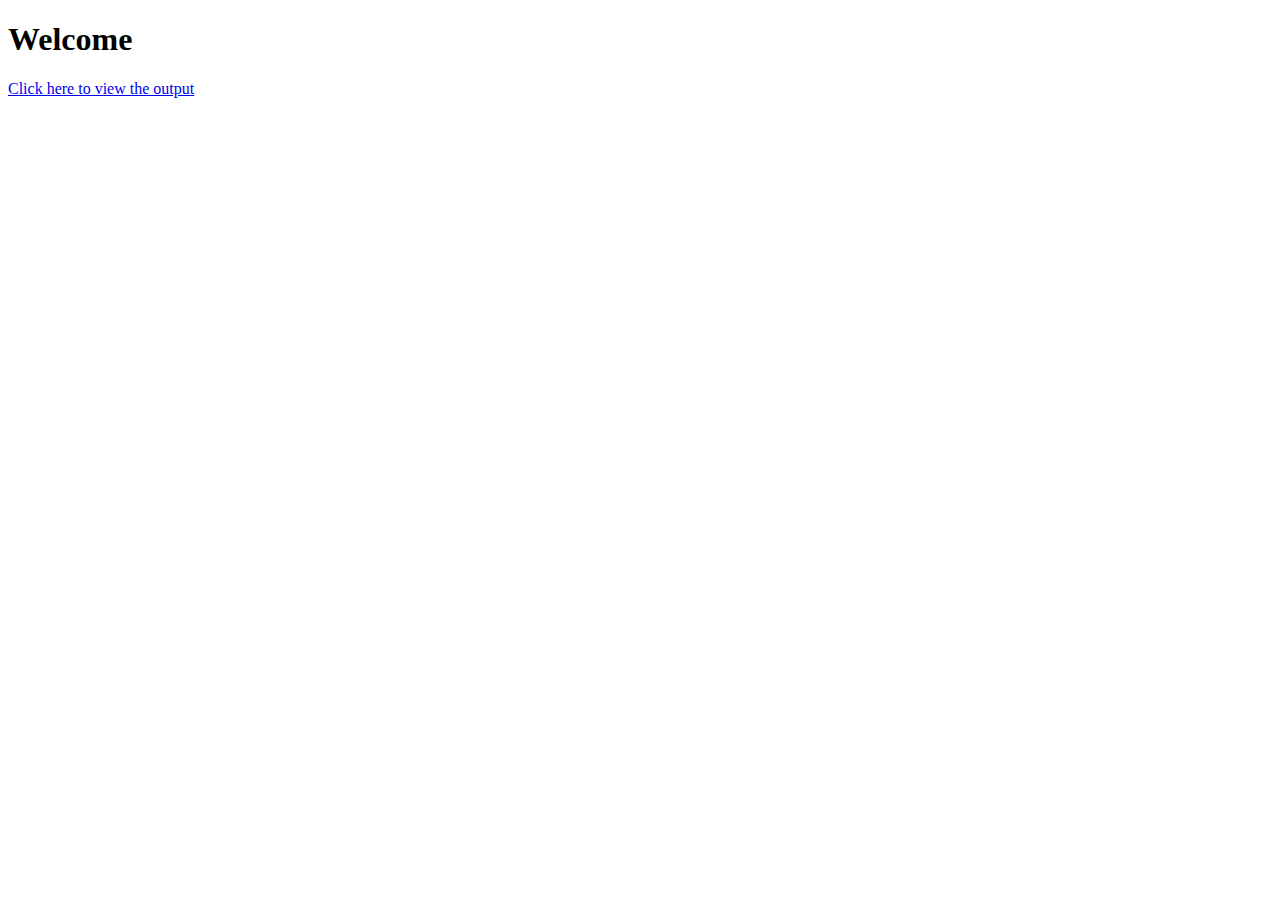
<file: index.html>
<!DOCTYPE html>
<html lang="en">
<head>
    <meta charset="UTF-8">
    <meta name="viewport" content="width=device-width, initial-scale=1.0">
    <title>Document</title>
</head>
<body>
    <h1>Welcome</h1>
    <a href="http://localhost:8080/himani_4038_tomcat/SP"> Click here to view the output</a>
</body>
</html>
</file>
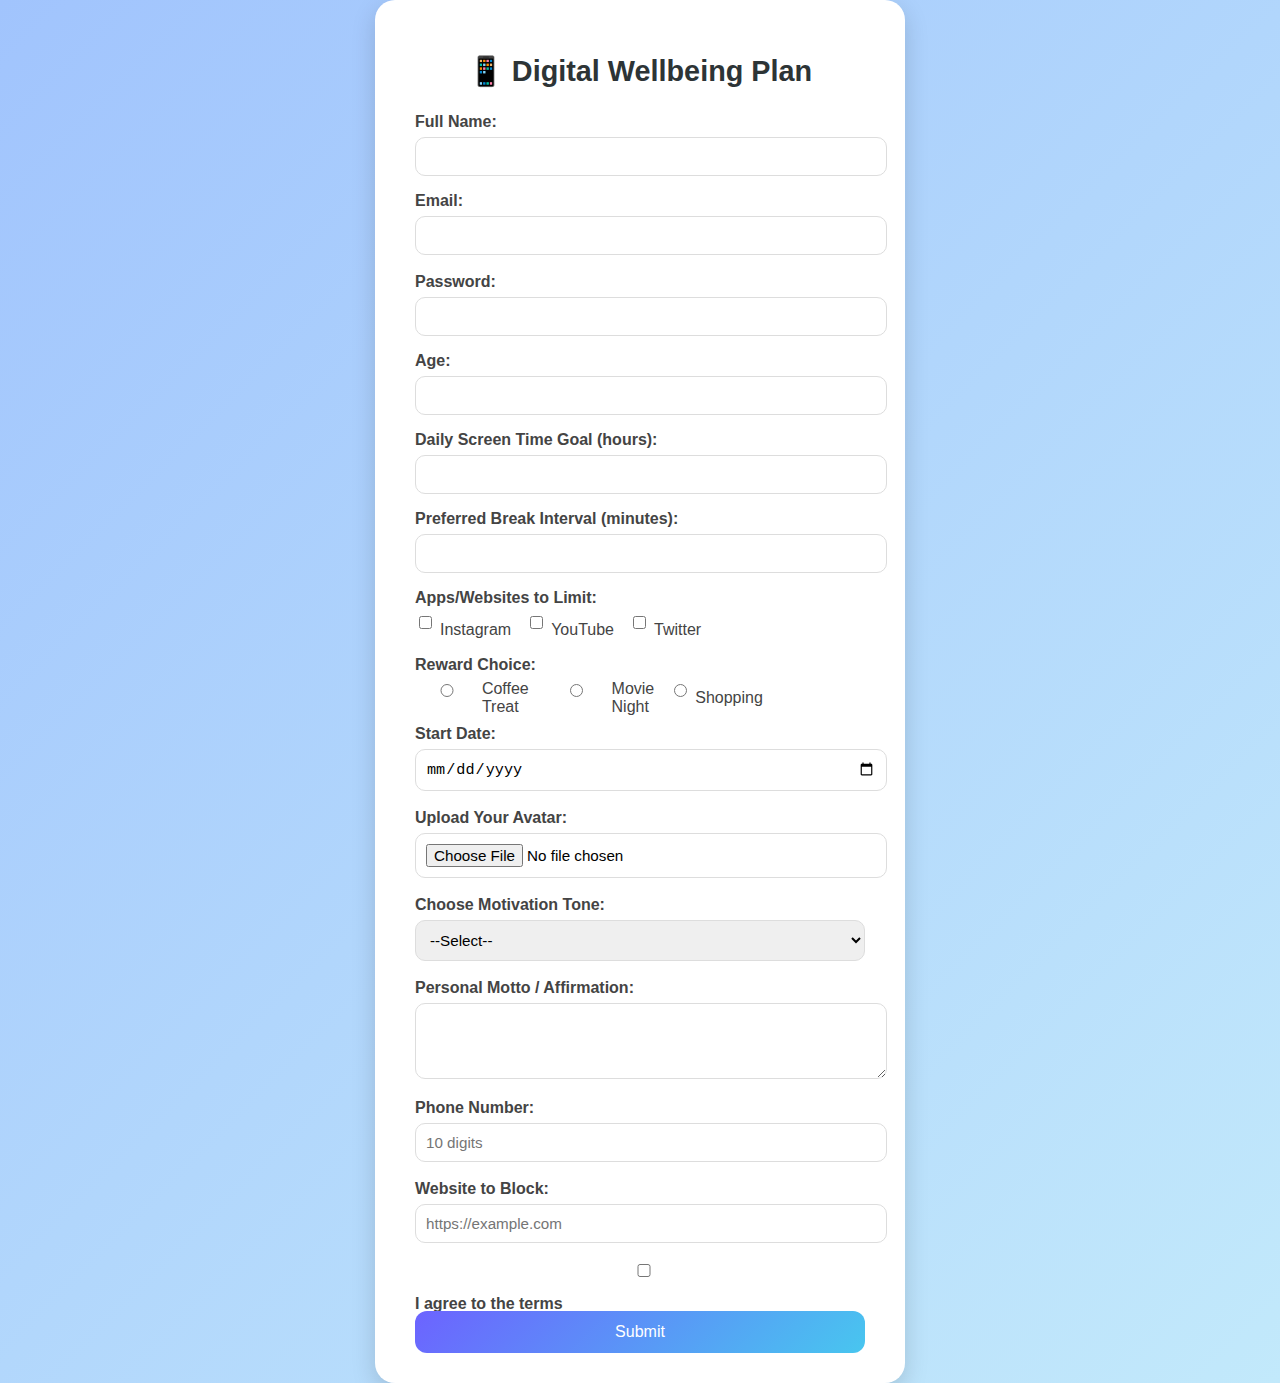
<file: ex4_jsvalidation.html>
<!DOCTYPE html>
<html lang="en">
<head>
  <meta charset="UTF-8">
  <title>Digital Wellbeing Plan</title>
  <style>
    body {
      font-family: 'Segoe UI', sans-serif;
      background: linear-gradient(135deg, #a1c4fd, #c2e9fb);
      display: flex;
      justify-content: center;
      align-items: center;
      min-height: 100vh;
      margin: 0;
    }

    .form-container {
      background: #ffffff;
      padding: 30px 40px;
      border-radius: 20px;
      width: 450px;
      box-shadow: 0px 8px 25px rgba(0, 0, 0, 0.15);
      animation: fadeIn 1s ease-in;
    }

    @keyframes fadeIn {
      from { opacity: 0; transform: translateY(20px); }
      to { opacity: 1; transform: translateY(0); }
    }

    h2 {
      text-align: center;
      color: #2d3436;
      margin-bottom: 25px;
      font-size: 1.8rem;
    }

    label {
      font-weight: 600;
      color: #444;
      display: block;
      margin-bottom: 6px;
    }

    input, select, textarea {
      width: 100%;
      padding: 10px;
      border-radius: 10px;
      border: 1px solid #ddd;
      margin-bottom: 18px;
      font-size: 0.95rem;
      transition: border 0.3s, box-shadow 0.3s;
    }

    input:focus, select:focus, textarea:focus {
      border-color: #6c63ff;
      box-shadow: 0 0 6px rgba(108, 99, 255, 0.5);
      outline: none;
    }

    .inline-options {
      display: flex;
      gap: 15px;
      margin-bottom: 15px;
      flex-wrap: wrap;
    }

    .inline-options label {
      font-weight: 500;
      display: flex;
      align-items: center;
      gap: 5px;
    }

    button {
      background: linear-gradient(135deg, #6c63ff, #48c6ef);
      color: white;
      padding: 12px;
      border: none;
      border-radius: 12px;
      font-size: 1rem;
      cursor: pointer;
      width: 100%;
      transition: background 0.3s;
    }

    button:hover {
      background: linear-gradient(135deg, #48c6ef, #6c63ff);
    }

    .error {
      color: #ff4d6d;
      font-size: 0.85rem;
      margin-top: -12px;
      margin-bottom: 10px;
      display: block;
    }
  </style>
</head>
<body>

<div class="form-container">
  <h2>📱 Digital Wellbeing Plan</h2>
  <form id="wellbeingForm">
    
    <!-- Full Name -->
    <label>Full Name:</label>
    <input type="text" id="name" required>
    <span class="error" id="nameError"></span>

    <!-- Email -->
    <label>Email:</label>
    <input type="email" id="email" required>

    <!-- Password -->
    <label>Password:</label>
    <input type="password" id="password" required>
    <span class="error" id="passwordError"></span>

    <!-- Age -->
    <label>Age:</label>
    <input type="number" id="age" required>
    <span class="error" id="ageError"></span>

    <!-- Screen Time Goal -->
    <label>Daily Screen Time Goal (hours):</label>
    <input type="number" id="screenTime" required>
    <span class="error" id="screenTimeError"></span>

    <!-- Break Interval -->
    <label>Preferred Break Interval (minutes):</label>
    <input type="number" id="breakInterval" required>
    <span class="error" id="breakError"></span>

    <!-- Apps/Websites -->
    <label>Apps/Websites to Limit:</label>
    <div class="inline-options">
      <label><input type="checkbox" name="apps" value="Instagram"> Instagram</label>
      <label><input type="checkbox" name="apps" value="YouTube"> YouTube</label>
      <label><input type="checkbox" name="apps" value="Twitter"> Twitter</label>
    </div>
    <span class="error" id="appsError"></span>

    <!-- Reward Choice -->
    <label>Reward Choice:</label>
    <div class="inline-options">
      <label><input type="radio" name="reward" value="Coffee"> Coffee Treat</label>
      <label><input type="radio" name="reward" value="Movie"> Movie Night</label>
      <label><input type="radio" name="reward" value="Shopping"> Shopping</label>
    </div>
    <span class="error" id="rewardError"></span>

    <!-- Start Date -->
    <label>Start Date:</label>
    <input type="date" required>

    <!-- Avatar -->
    <label>Upload Your Avatar:</label>
    <input type="file" accept="image/*" required>

    <!-- Motivation Tone -->
    <label>Choose Motivation Tone:</label>
    <select required>
      <option value="">--Select--</option>
      <option value="gentle">Gentle</option>
      <option value="funny">Funny</option>
      <option value="strict">Strict</option>
    </select>

    <!-- Motto -->
    <label>Personal Motto / Affirmation:</label>
    <textarea id="motto" rows="3"></textarea>
    <span class="error" id="mottoError"></span>

    <!-- Phone -->
    <label>Phone Number:</label>
    <input type="tel" pattern="[0-9]{10}" placeholder="10 digits" required>

    <!-- Website -->
    <label>Website to Block:</label>
    <input type="url" placeholder="https://example.com" required>

    <!-- Terms -->
    <label><input type="checkbox" id="terms"> I agree to the terms</label>
    <span class="error" id="termsError"></span>

    <button type="submit">Submit</button>
  </form>
</div>

<script>
document.getElementById("wellbeingForm").addEventListener("submit", function(event) {
  let valid = true;

  function showError(id, msg) {
    document.getElementById(id).innerText = msg;
    valid = false;
  }

  // Full Name
  let name = document.getElementById("name").value.trim();
  if (name.length < 3) showError("nameError", "Name must be at least 3 characters");
  else document.getElementById("nameError").innerText = "";

  // Password
  let password = document.getElementById("password").value;
  let passwordPattern = /^(?=.*[0-9])(?=.*[!@#$%^&*]).{8,}$/;
  if (!passwordPattern.test(password)) showError("passwordError", "Password must be 8+ chars with number & special char");
  else document.getElementById("passwordError").innerText = "";

  // Age
  let age = parseInt(document.getElementById("age").value);
  if (isNaN(age) || age < 13) showError("ageError", "Age must be 13 or above");
  else document.getElementById("ageError").innerText = "";

  // Screen Time Goal
  let screenTime = parseInt(document.getElementById("screenTime").value);
  if (screenTime < 1 || screenTime > 12) showError("screenTimeError", "Screen time must be between 1 and 12 hours");
  else document.getElementById("screenTimeError").innerText = "";

  // Break Interval
  let breakInterval = parseInt(document.getElementById("breakInterval").value);
  if (breakInterval < 5 || breakInterval > 120) showError("breakError", "Break interval must be 5–120 minutes");
  else document.getElementById("breakError").innerText = "";

  // Apps/Websites
  let apps = document.querySelectorAll("input[name='apps']:checked");
  if (apps.length < 1) showError("appsError", "Select at least one app");
  else document.getElementById("appsError").innerText = "";

  // Reward
  let reward = document.querySelector("input[name='reward']:checked");
  if (!reward) showError("rewardError", "Select a reward");
  else document.getElementById("rewardError").innerText = "";

  // Motto
  let motto = document.getElementById("motto").value.trim();
  if (motto === "") showError("mottoError", "Please enter your motto");
  else document.getElementById("mottoError").innerText = "";

  // Terms
  let terms = document.getElementById("terms").checked;
  if (!terms) showError("termsError", "You must agree to continue");
  else document.getElementById("termsError").innerText = "";

  if (!valid) event.preventDefault();
});
</script>

</body>
</html>
</file>
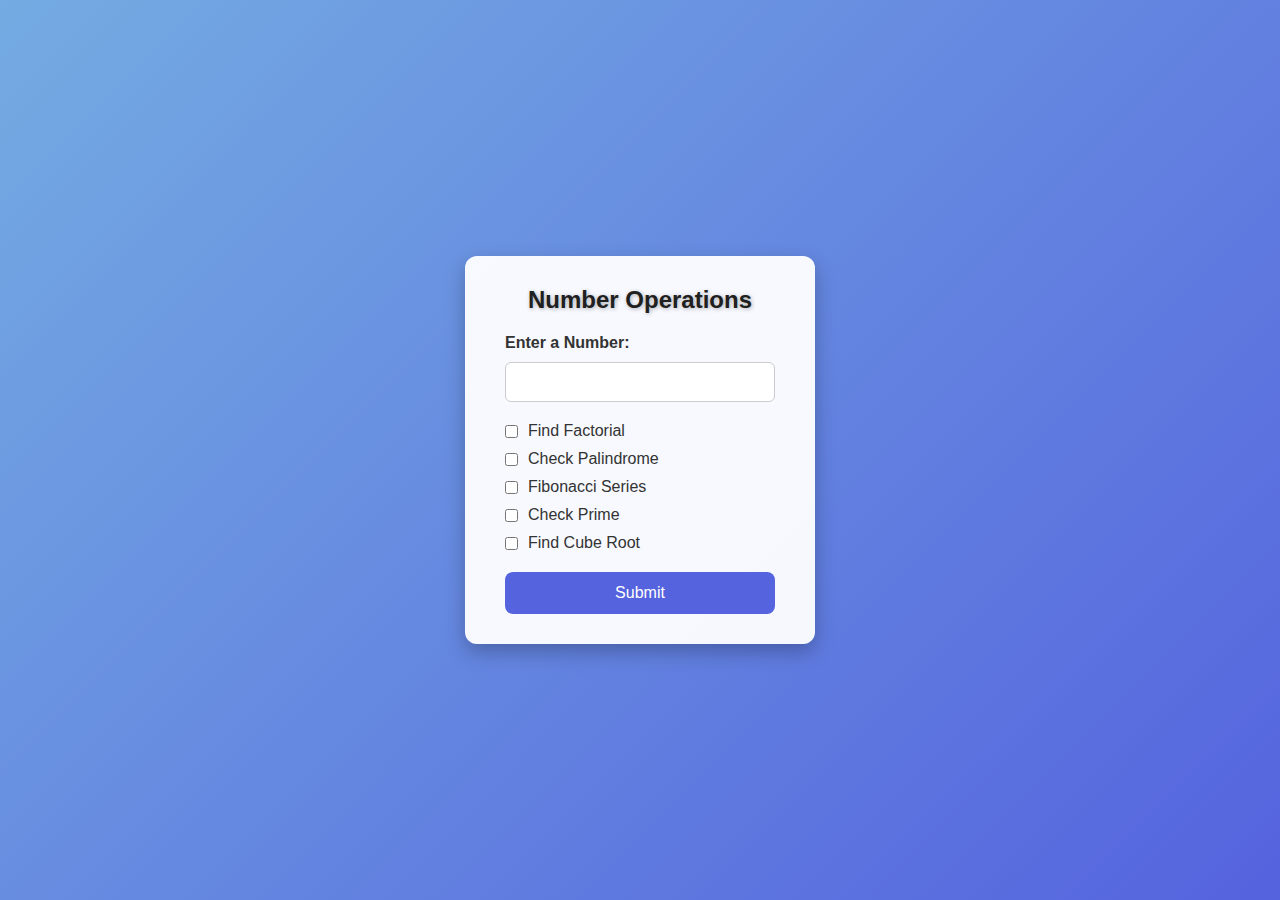
<file: numberForm.html>
<!DOCTYPE html>
<html>
<head>
    <meta charset="UTF-8">
    <title>Number Operations</title>
    <style>
        /* Reset default margins and padding */
        * {
            margin: 0;
            padding: 0;
            box-sizing: border-box;
            font-family: 'Segoe UI', Tahoma, Geneva, Verdana, sans-serif;
        }

        body {
            background: linear-gradient(135deg, #74ABE2, #5563DE);
            height: 100vh;
            display: flex;
            justify-content: center;
            align-items: center;
        }

        h2 {
            text-align: center;
            margin-bottom: 20px;
            color: #202020;
            text-shadow: 1px 1px 4px rgba(0,0,0,0.3);
        }

        form {
            background: rgba(255, 255, 255, 0.95);
            padding: 30px 40px;
            border-radius: 12px;
            box-shadow: 0 8px 20px rgba(0,0,0,0.25);
            width: 350px;
        }

        label {
            font-weight: bold;
            display: block;
            margin-bottom: 10px;
            color: #333;
        }

        input[type="number"] {
            width: 100%;
            padding: 10px;
            margin-bottom: 20px;
            border-radius: 6px;
            border: 1px solid #ccc;
            font-size: 16px;
        }

        input[type="checkbox"] {
            margin-right: 10px;
        }

        .checkbox-group {
            margin-bottom: 20px;
        }

        input[type="submit"] {
            width: 100%;
            padding: 12px;
            border: none;
            border-radius: 8px;
            background-color: #5563DE;
            color: #fff;
            font-size: 16px;
            cursor: pointer;
            transition: 0.3s;
        }

        input[type="submit"]:hover {
            background-color: #3a4bb7;
        }

        /* Optional: style checkboxes as block items */
        .checkbox-group label {
            display: flex;
            align-items: center;
            margin-bottom: 10px;
            font-weight: normal;
            color: #333;
        }
    </style>
</head>
<body>
    <form method="post" action="http://localhost:8080/himani_4038_tomcat/NumberOperationsServlet">
        <h2>Number Operations</h2>

        <label>Enter a Number:</label>
        <input type="number" name="number" required>

        <div class="checkbox-group">
            <label><input type="checkbox" name="operation" value="factorial"> Find Factorial</label>
            <label><input type="checkbox" name="operation" value="palindrome"> Check Palindrome</label>
            <label><input type="checkbox" name="operation" value="fibonacci"> Fibonacci Series</label>
            <label><input type="checkbox" name="operation" value="prime"> Check Prime</label>
            <label><input type="checkbox" name="operation" value="cuberoot"> Find Cube Root</label>
        </div>

        <input type="submit" value="Submit">
    </form>
</body>
</html>
</file>
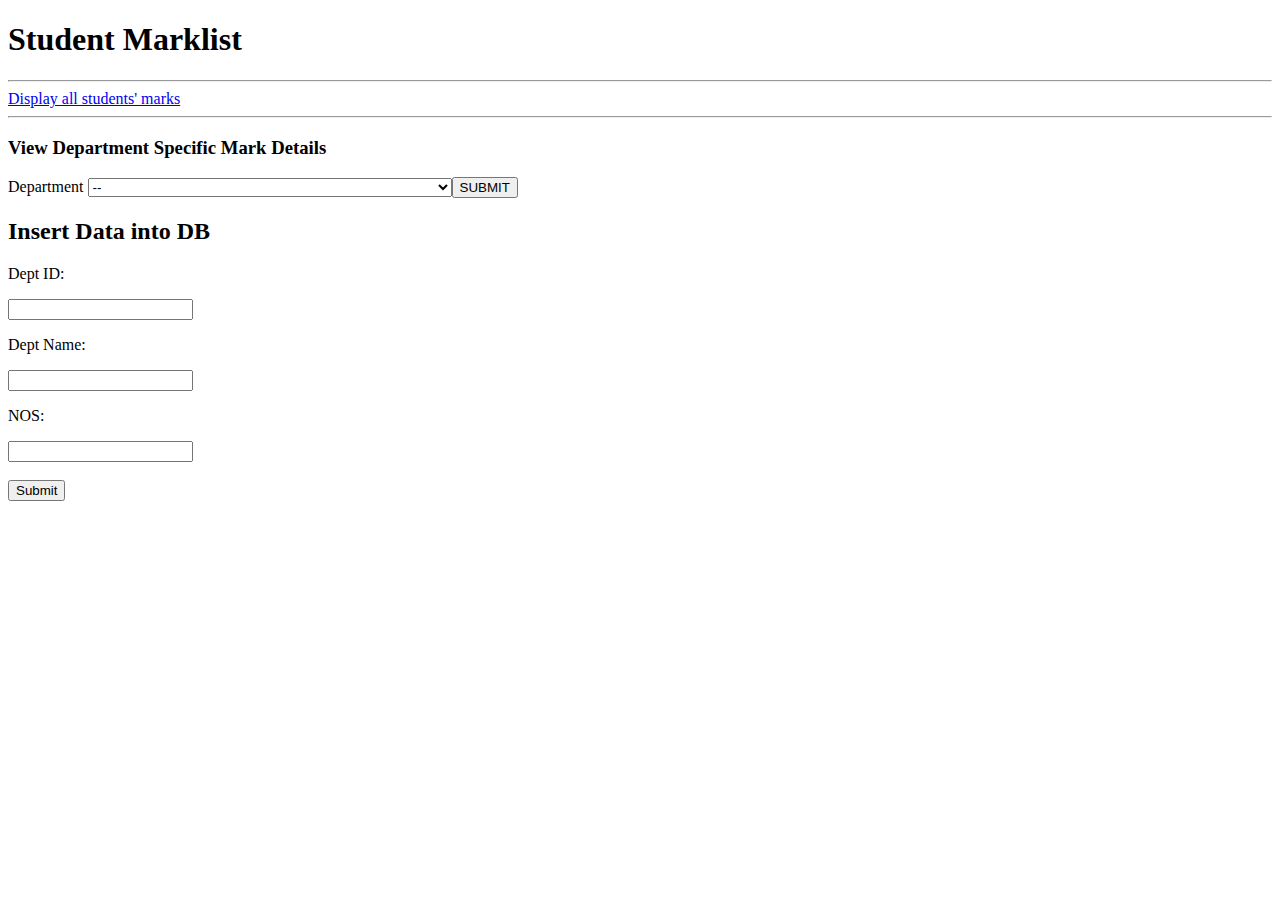
<file: p12_db.html>
<!DOCTYPE html>
<html lang="en">
<head>
    <meta charset="UTF-8">
    <meta http-equiv="X-UA-Compatible" content="IE=edge">
    <meta name="viewport" content="width=device-width, initial-scale=1.0">
    <title>Document</title>
</head>
<body>
    <h1>Student Marklist</h1><hr>    
    <!--Invoke marklist1 servlet to display all the students' marks-->
    <a href="http://localhost:8080/himani_4038_tomcat/db1">Display all students' marks</a>
    <hr>
    <!-- On submit invoke marklist2 servlet to display mark details of specific dept students-->
    <h3>View Department Specific Mark Details</h3>
    <form action="http://localhost:8080/himani_4038_tomcat/db2">
        <!--Drop down selection-->
        <label for="course">Department</label>
        <select id="course" name="course">
        <option value="empty">--</option>
        <option value="CSE">COMPUTER SCIENCE AND ENGINEERING</option>
        <option value="ECE">ELECTRONICS AND COMMUNICATION ENGINEERING</option>
        <option value="MECH">MECHANICAL ENGINEERING</option>
        <option value="EEE">ELECTRICAL ENGINEERING</option>
        <br>
        <br>
        <input type="submit" value="SUBMIT"/>
    </form>
    <h2>Insert Data into DB</h2>
    <form action="http://localhost:8080/himani_4038_tomcat/db3" method="post">
        <p>Dept ID:</p> 
        <!-- Create an element with mandatory name attribute,
        so that data can be transfer to the servlet using getParameter() -->
        <input type="text" name="depid"/>
        <p>Dept Name:</p> 
        <input type="text" name="depname"/>
        <p>NOS:</p> 
        <input type="text" name="depnos"/>
        <br/><br/>
        <input type="submit"/>
    </form>
</body>
</html>
</file>
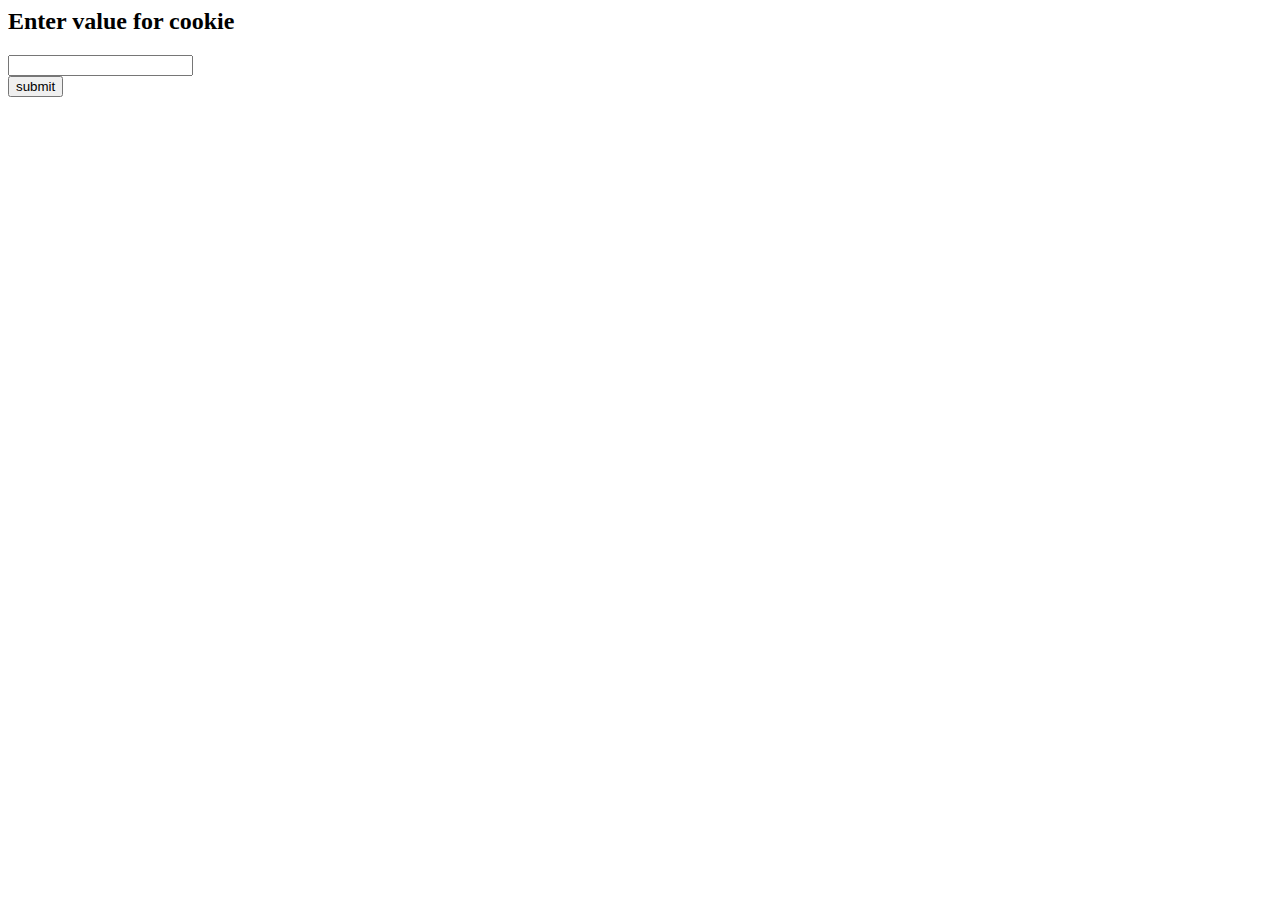
<file: SProg5.html>
<html>
  <title>For Cookies </title>
  <body>
    <form name="one" method="POST" action="http://localhost:8080/himani_4038_tomcat/SP5">
      <h2> Enter value for cookie</h2>
           <input type="text" name="userin" value="" /><br/>
           <input type="submit" value="submit"/>
    </form>
  </body>
</html>
</file>
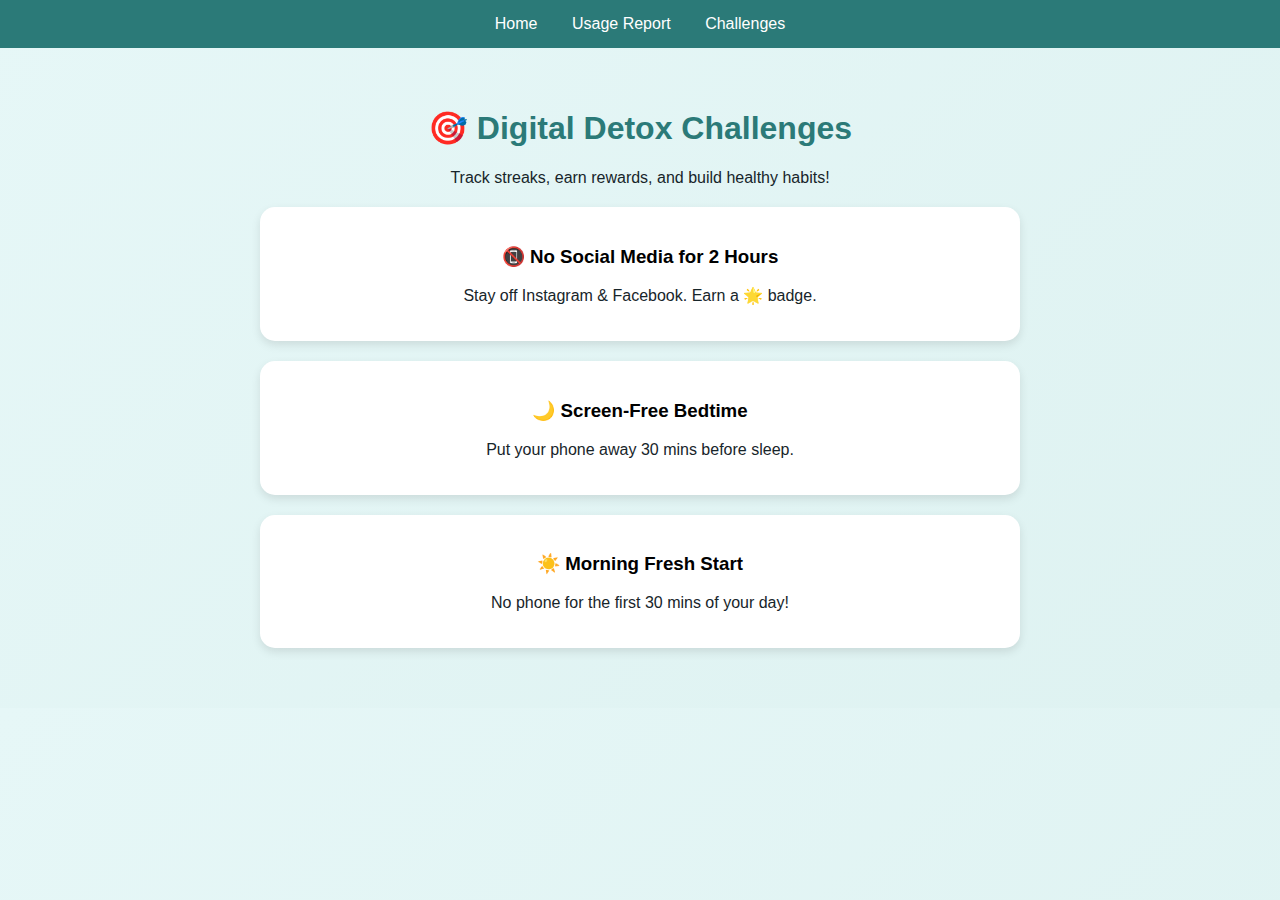
<file: ex3_css/challenge_externalcss.html>
<!DOCTYPE html>
<html>
<head>
  <title>Digital Challenges</title>
  <link rel="stylesheet" href="style.css">
</head>
<body>
  <nav style="background:#2b7a78; padding:15px; text-align:center;">
    <a href="welcome_inlinecss.html" style="color:white; margin:0 15px; text-decoration:none;">Home</a>
    <a href="report_internalcss.html" style="color:white; margin:0 15px; text-decoration:none;">Usage Report</a>
    <a href="challenge_externalcss.html" style="color:white; margin:0 15px; text-decoration:none;">Challenges</a>
  </nav>

  <div class="container">
    <h1>🎯 Digital Detox Challenges</h1>
    <p>Track streaks, earn rewards, and build healthy habits!</p>
    
    <div class="card">
      <h3>📵 No Social Media for 2 Hours</h3>
      <p>Stay off Instagram & Facebook. Earn a 🌟 badge.</p>
    </div>

    <div class="card">
      <h3>🌙 Screen-Free Bedtime</h3>
      <p>Put your phone away 30 mins before sleep.</p>
    </div>

    <div class="card">
      <h3>☀️ Morning Fresh Start</h3>
      <p>No phone for the first 30 mins of your day!</p>
    </div>
  </div>
</body>
</html>
</file>
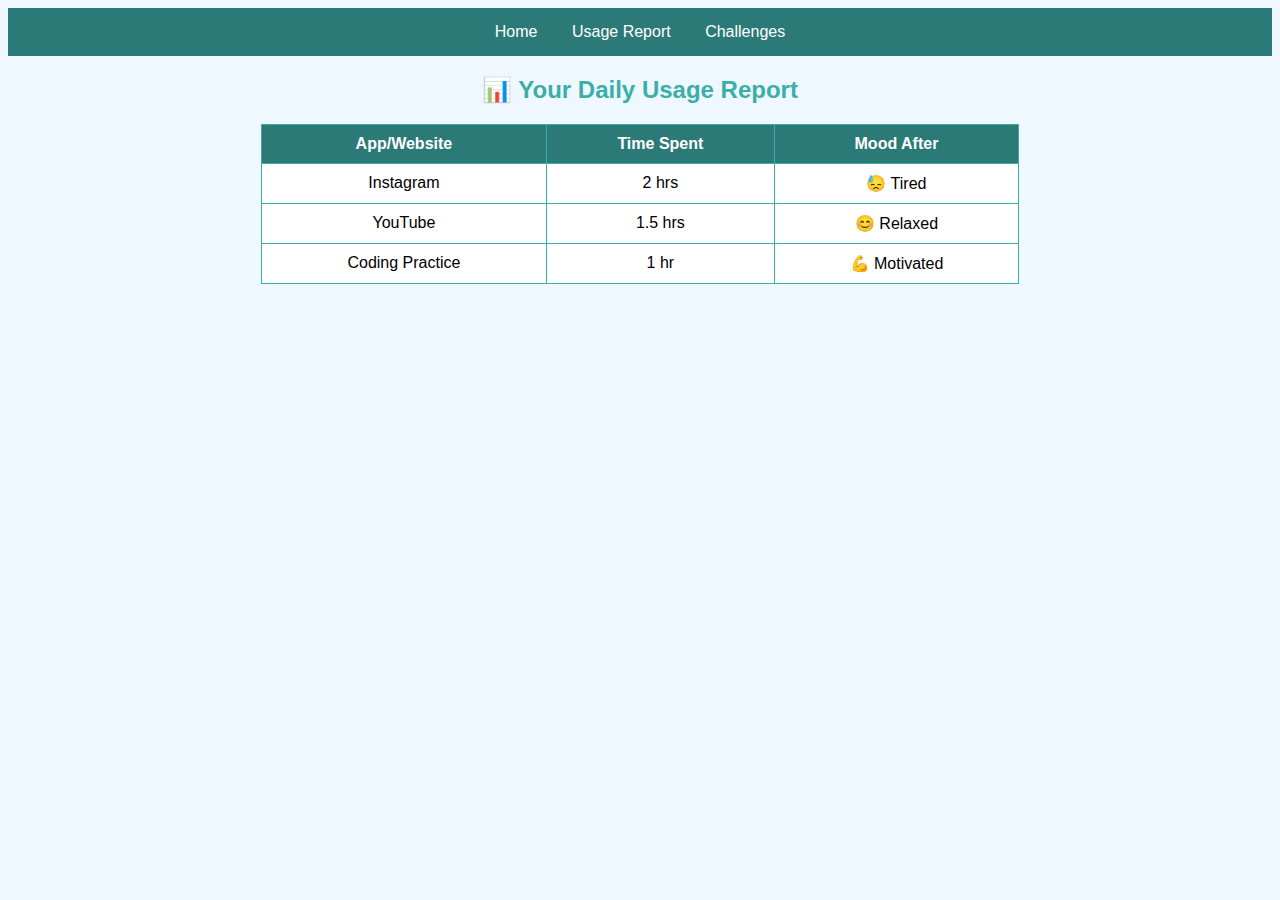
<file: ex3_css/report_internalcss.html>
<!DOCTYPE html>
<html>
<head>
  <title>Digital Usage Report</title>
  <style>
    body {
      background-color: #f0f8ff;
      font-family: Verdana, sans-serif;
      text-align: center;
    }
    h2 {
      color: #3aafa9;
    }
    table {
      margin: auto;
      border-collapse: collapse;
      width: 60%;
      background: #fff;
    }
    th, td {
      border: 1px solid #3aafa9;
      padding: 10px;
      text-align: center;
    }
    th {
      background: #2b7a78;
      color: white;
    }
    tr:hover {
      background-color: #def2f1;
    }
  </style>
</head>
<body>
  <nav style="background:#2b7a78; padding:15px; text-align:center;">
    <a href="welcome_inlinecss.html" style="color:white; margin:0 15px; text-decoration:none;">Home</a>
    <a href="report_internalcss.html" style="color:white; margin:0 15px; text-decoration:none;">Usage Report</a>
    <a href="challenge_externalcss.html" style="color:white; margin:0 15px; text-decoration:none;">Challenges</a>
  </nav>

  <h2>📊 Your Daily Usage Report</h2>
  <table>
    <tr>
      <th>App/Website</th>
      <th>Time Spent</th>
      <th>Mood After</th>
    </tr>
    <tr>
      <td>Instagram</td>
      <td>2 hrs</td>
      <td>😓 Tired</td>
    </tr>
    <tr>
      <td>YouTube</td>
      <td>1.5 hrs</td>
      <td>😊 Relaxed</td>
    </tr>
    <tr>
      <td>Coding Practice</td>
      <td>1 hr</td>
      <td>💪 Motivated</td>
    </tr>
  </table>
</body>
</html>
</file>
<file: ex3_css/style.css>
body {
  background: linear-gradient(135deg, #e6f7f7, #def2f1);
  font-family: "Segoe UI", sans-serif;
  text-align: center;
  margin: 0;
  padding: 0;
}

.container {
  padding: 40px;
}

h1 {
  color: #2b7a78;
}

p {
  color: #17252a;
}

.card {
  background: white;
  border-radius: 15px;
  box-shadow: 0 4px 10px rgba(0,0,0,0.1);
  padding: 20px;
  margin: 20px auto;
  width: 60%;
  transition: 0.3s;
}

.card:hover {
  transform: scale(1.05);
  background-color: #feffff;
}
</file>
